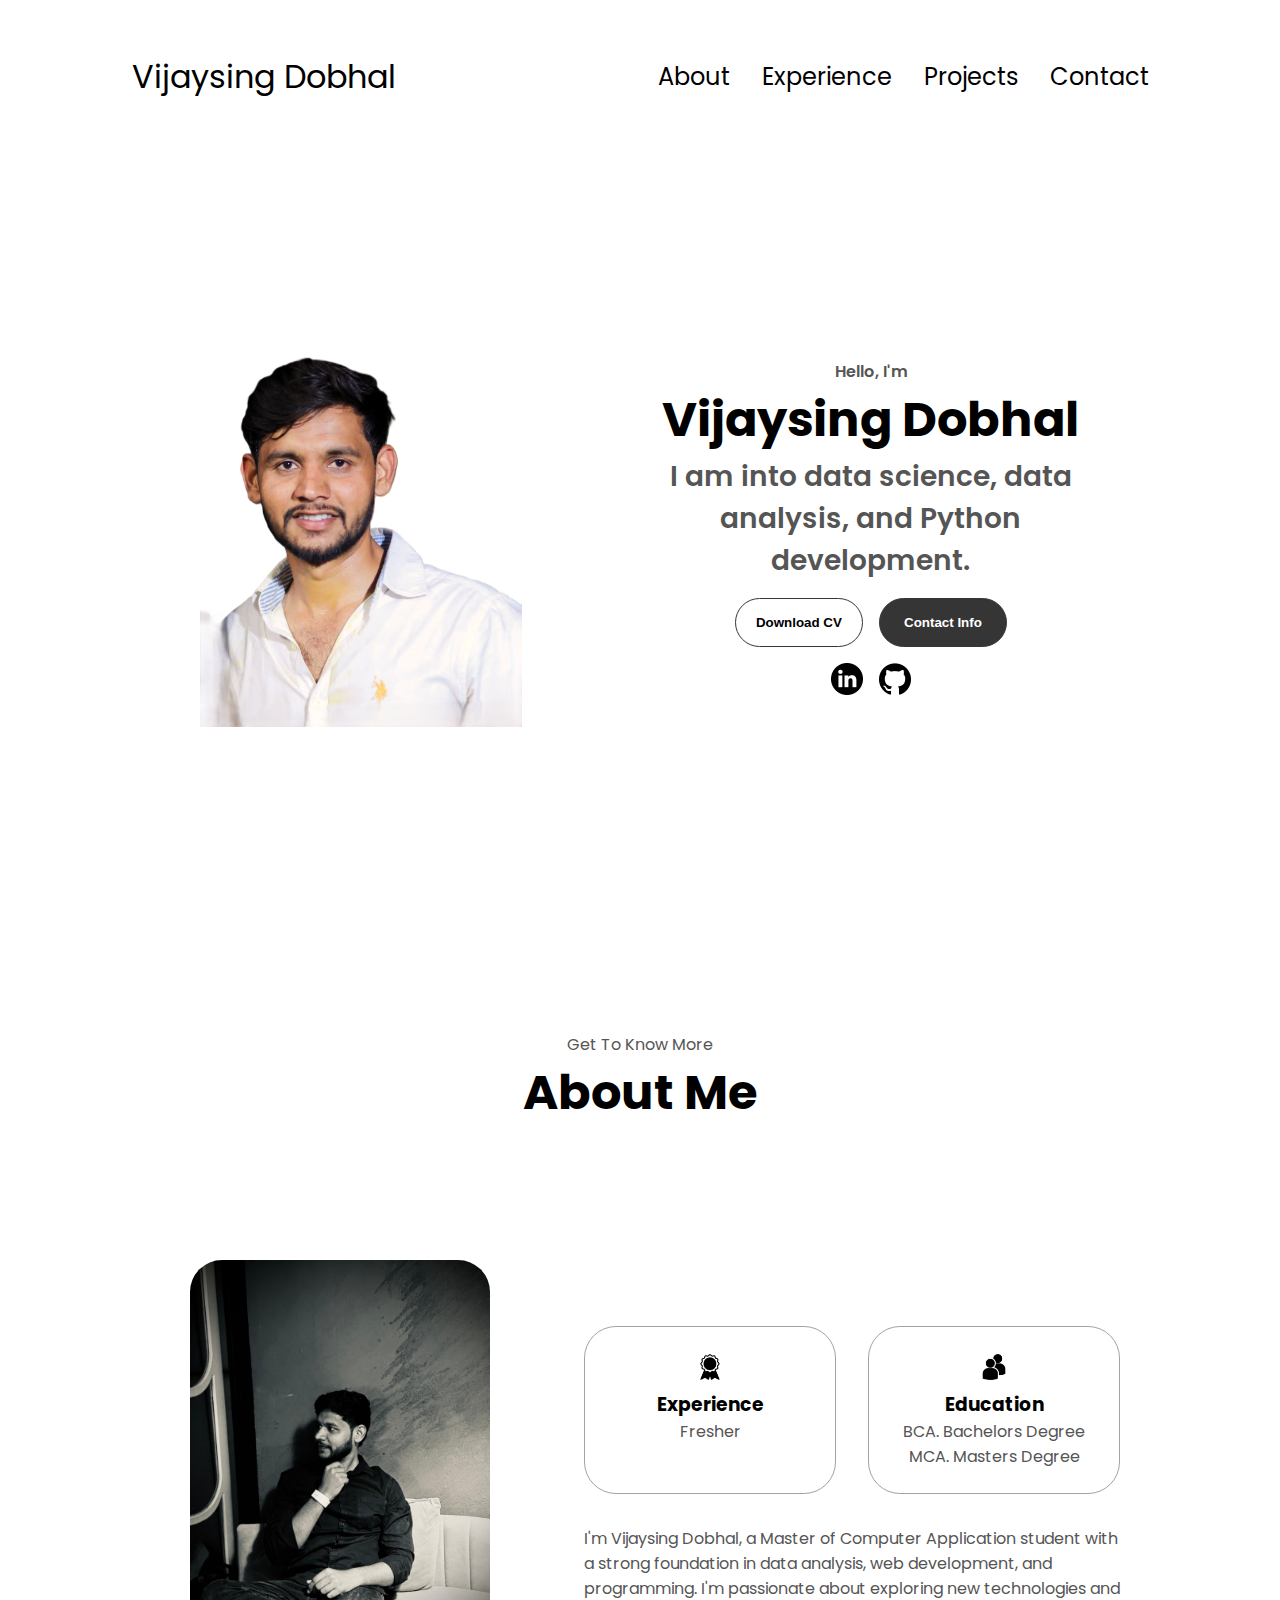
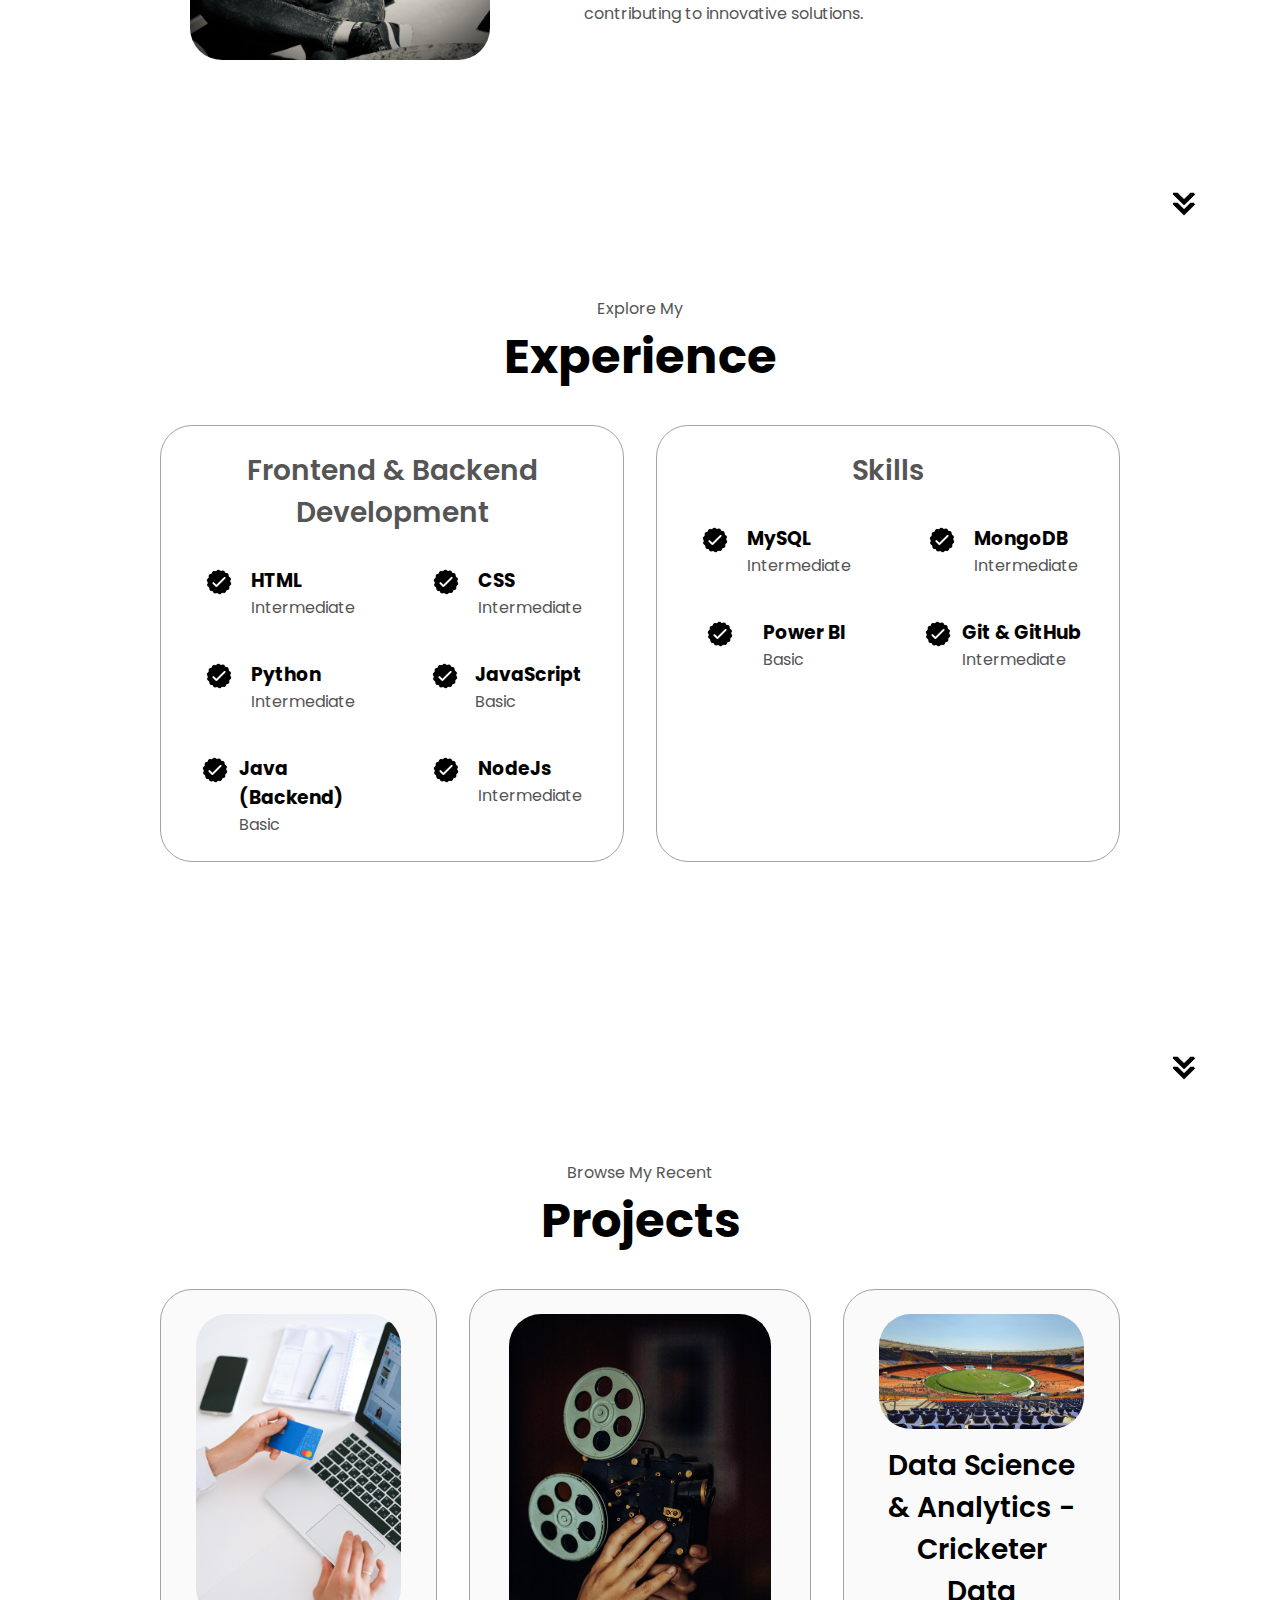
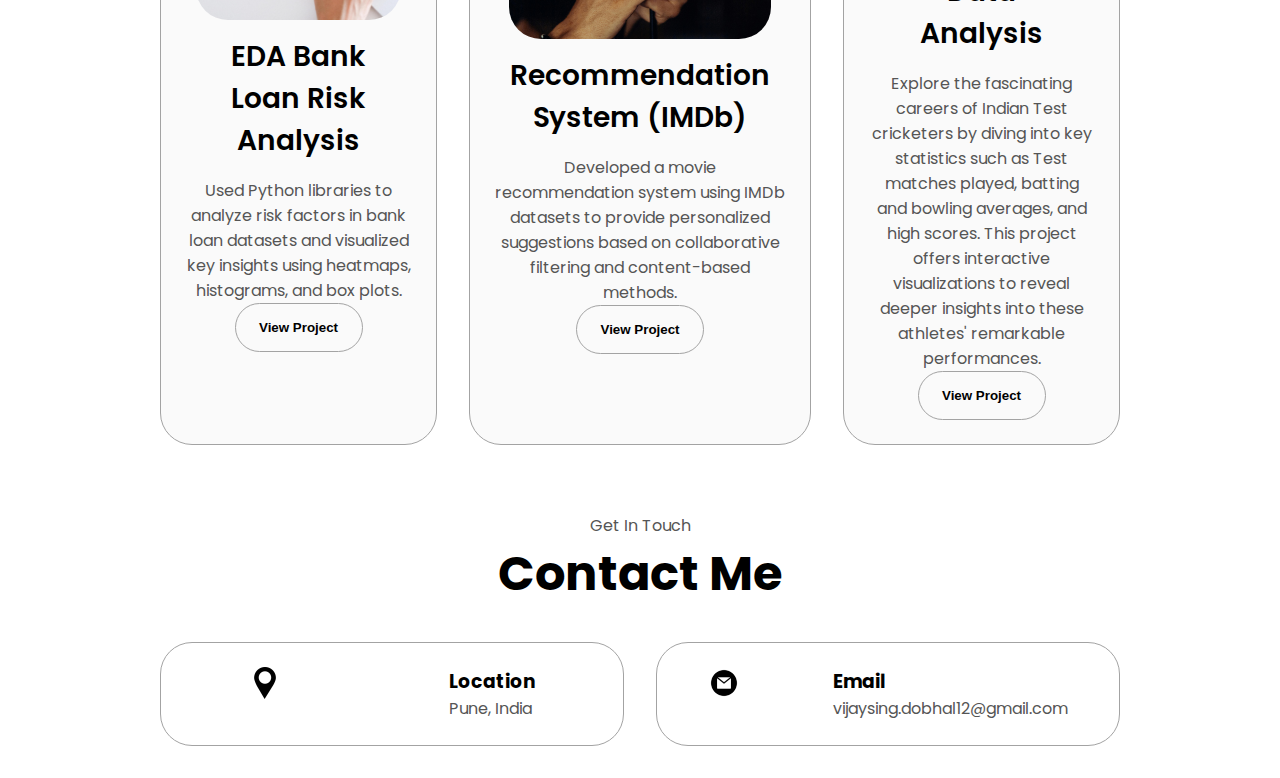
<file: html-css-js-portfolio-tutorial-2-main/index.html>
<!DOCTYPE html>
<html lang="en">
  <head>
    <meta charset="UTF-8" />
    <meta http-equiv="X-UA-Compatible" content="IE=edge" />
    <meta name="viewport" content="width=device-width, initial-scale=1.0" />
    <title>Vijaysing Dobhal - Portfolio</title>
    <link rel="stylesheet" href="style.css" />
    <link rel="stylesheet" href="mediaqueries.css" />
  </head>
  <body>
    <nav id="desktop-nav">
      <div class="logo">Vijaysing Dobhal</div>
      <div>
        <ul class="nav-links">
          <li><a href="aboutme.html">About</a></li>
          <li><a href="experince.html">Experience</a></li>
          <li><a href="#projects">Projects</a></li>
          <li><a href="#contact">Contact</a></li>
        </ul>
      </div>
    </nav>
    <nav id="hamburger-nav">
      <div class="logo">Vijaysing Dobhal</div>
      <div class="hamburger-menu">
        <div class="hamburger-icon" onclick="toggleMenu()">
          <span></span>
          <span></span>
          <span></span>
        </div>
        <div class="menu-links">
          <li><a href="#about" onclick="toggleMenu()">About</a></li>
          <li><a href="#experience" onclick="toggleMenu()">Experience</a></li>
          <li><a href="#projects" onclick="toggleMenu()">Projects</a></li>
          <li><a href="#contact" onclick="toggleMenu()">Contact</a></li>
        </div>
      </div>
    </nav>
    <section id="profile">
      <div class="section__pic-container">
        <img src="./assets/vijay.png" alt="Vijaysing Dobhal profile picture" />
      </div>
      <div class="section__text">
        <p class="section__text__p1">Hello, I'm</p>
        <h1 class="title">Vijaysing Dobhal</h1>
        <p class="section__text__p2">
          I am into data science, data analysis, and Python development.
        </p>
        <div class="btn-container">
          <button
            class="btn btn-color-2"
            onclick="window.open('./assets/Vijay_Dobhal_Trainee.pdf')"
          >
            Download CV
          </button>
          <button class="btn btn-color-1" onclick="location.href='.assets/location.png'">
            Contact Info
          </button>
        </div>
        <div id="socials-container">
          <img
            src="./assets/linkedin.png"
            alt="My LinkedIn profile"
            class="icon"
            onclick="location.href='https://www.linkedin.com/in/vijaysing-dobhal-b7305b196/'"
          />
          <img
            src="./assets/github.png"
            alt="My Github profile"
            class="icon"
            onclick="location.href='https://github.com/vijaysingdobhal/README.md'"
          />
        </div>
      </div>
    </section>
    <section id="about">
      <p class="section__text__p1">Get To Know More</p>
      <h1 class="title">About Me</h1>
      <div class="section-container">
        <div class="section__pic-container">
          <img
            src="./assets/plink.jpg"
            alt="Profile picture"
            class="about-pic"
          />
        </div>
        <div class="about-details-container">
          <div class="about-containers">
            <div class="details-container">
              <img
                src="./assets/experience.png"
                alt="Experience icon"
                class="icon"
              />
              <h3>Experience</h3>
              <p>Fresher<br /></p>
            </div>
            <div class="details-container">
              <img
                src="./assets/education.png"
                alt="Education icon"
                class="icon"
              />
              <h3>Education</h3>
              <p>BCA. Bachelors Degree<br />MCA. Masters Degree</p>
            </div>
          </div>
          <div class="text-container">
            <p>
              I'm Vijaysing Dobhal, a Master of Computer Application student with a strong foundation in data analysis, web development, and programming. I'm passionate about exploring new technologies and contributing to innovative solutions.
            </p>
          </div>
        </div>
      </div>
      <img
        src="./assets/arrow.png"
        alt="Arrow icon"
        class="icon arrow"
        onclick="location.href='./#experience'"
      />
    </section>
    <section id="experience">
      <p class="section__text__p1">Explore My</p>
      <h1 class="title">Experience</h1>
      <div class="experience-details-container">
        <div class="about-containers">
          <div class="details-container">
            <h2 class="experience-sub-title">Frontend & Backend Development</h2>
            <div class="article-container">
              <article>
                <img
                  src="./assets/checkmark.png"
                  alt="Experience icon"
                  class="icon"
                />
                <div>
                  <h3>HTML</h3>
                  <p>Intermediate</p>
                </div>
              </article>
              <article>
                <img
                  src="./assets/checkmark.png"
                  alt="Experience icon"
                  class="icon"
                />
                <div>
                  <h3>CSS</h3>
                  <p>Intermediate</p>
                </div>
              </article>
              <article>
                <img
                  src="./assets/checkmark.png"
                  alt="Experience icon"
                  class="icon"
                />
                <div>
                  <h3>Python</h3>
                  <p>Intermediate</p>
                </div>
              </article>
              <article>
                <img
                  src="./assets/checkmark.png"
                  alt="Experience icon"
                  class="icon"
                />
                <div>
                  <h3>JavaScript</h3>
                  <p>Basic</p>
                </div>
              </article>
              <article>
                <img
                  src="./assets/checkmark.png"
                  alt="Experience icon"
                  class="icon"
                />
                <div>
                  <h3>Java (Backend)</h3>
                  <p>Basic</p>
                </div>
              </article>
              <article>
                <img
                  src="./assets/checkmark.png"
                  alt="Experience icon"
                  class="icon"
                />
                <div>
                  <h3>NodeJs</h3>
                  <p>Intermediate</p>
                </div>
              </article>
            </div>
          </div>
          <div class="details-container">
            <h2 class="experience-sub-title">Skills</h2>
            <div class="article-container">
              <article>
                <img
                  src="./assets/checkmark.png"
                  alt="Experience icon"
                  class="icon"
                />
                <div>
                  <h3>MySQL</h3>
                  <p>Intermediate</p>
                </div>
              </article>
              <article>
                <img
                  src="./assets/checkmark.png"
                  alt="Experience icon"
                  class="icon"
                />
                <div>
                  <h3>MongoDB</h3>
                  <p>Intermediate</p>
                </div>
              </article>
              <article>
                <img
                  src="./assets/checkmark.png"
                  alt="Experience icon"
                  class="icon"
                />
                <div>
                  <h3>Power BI</h3>
                  <p>Basic</p>
                </div>
              </article>
              <article>
                <img
                  src="./assets/checkmark.png"
                  alt="Experience icon"
                  class="icon"
                />
                <div>
                  <h3>Git & GitHub</h3>
                  <p>Intermediate</p>
                </div>
              </article>
            </div>
          </div>
        </div>
      </div>
      <img
        src="./assets/arrow.png"
        alt="Arrow icon"
        class="icon arrow"
        onclick="location.href='./#projects'"
      />
    </section>
    <section id="projects">
      <p class="section__text__p1">Browse My Recent</p>
      <h1 class="title">Projects</h1>
      <div class="experience-details-container">
        <div class="about-containers">
          <div class="details-container color-container">
            <div class="article-container">
              <img
                src="./assets/bank.jpg"
                alt="Project 1"
                class="project-img"
              />
            </div>
            <h2 class="experience-sub-title project-title">EDA Bank Loan Risk Analysis</h2>
            <p>Used Python libraries to analyze risk factors in bank loan datasets and visualized key insights using heatmaps, histograms, and box plots.</p>
            <div class="btn-container">
              <button
                class="btn btn-color-2 project-btn"
                onclick="location.href='https://github.com/vijaysingdobhal/python-project/blob/main/EDX.py'"
              >
                View Project
              </button>
            </div>
          </div>
          <div class="details-container color-container">
            <div class="article-container">
              <img
                src="./assets/imdb.jpg"
                alt="Project 2"
                class="project-img"
              />
            </div>
            <h2 class="experience-sub-title project-title">Recommendation System (IMDb)</h2>
            <p>Developed a movie recommendation system using IMDb datasets to provide personalized suggestions based on collaborative filtering and content-based methods.</p>
            <div class="btn-container">
              <button
                class="btn btn-color-2 project-btn"
                onclick="location.href='https://github.com/vijaydobhal/imdb-recommendation-system'"
              >
                View Project
              </button>
            </div>
          </div>
          <div class="details-container color-container">
            <div class="article-container">
              <img
                src="./assets/cricket.jpg"
                alt="Project 3"
                class="project-img"
              />
            </div>
            <h2 class="experience-sub-title project-title">Data Science & Analytics - Cricketer Data Analysis</h2>
            <p>Explore the fascinating careers of Indian Test cricketers by diving into key statistics such as Test matches played, batting and bowling averages, and high scores. This project offers interactive visualizations to reveal deeper insights into these athletes' remarkable performances.</p>
            <div class="btn-container">
              <button
                class="btn btn-color-2 project-btn"
                onclick="location.href='https://github.com/vijaysingdobhal/Data-science-Analytics-'"
              >
                View Project
              </button>
            </div>
          </div>
        </div>
      </div>
    </section>
    <section id="contact">
      <p class="section__text__p1">Get In Touch</p>
      <h1 class="title">Contact Me</h1>
      <div class="contact-details-container">
        <div class="about-containers">
          <div class="details-container">
            <div class="article-container">
              <img
                src="./assets/location.png"
                alt="Location icon"
                class="icon"
              />
              <div>
                <h3>Location</h3>
                <p>Pune, India</p>
              </div>
            </div>
          </div>
          <div class="details-container">
            <div class="article-container">
              <img
                src="./assets/email.png"
                alt="Email icon"
                class="icon"
              />
              <div>
                <h3>Email</h3>
                <p>vijaysing.dobhal12@gmail.com</p>
              </div>
            </div>
          </div>
        </div>
      </div>
    </section>
    <script src="script.js"></script>
  </body>
</html>
</file>
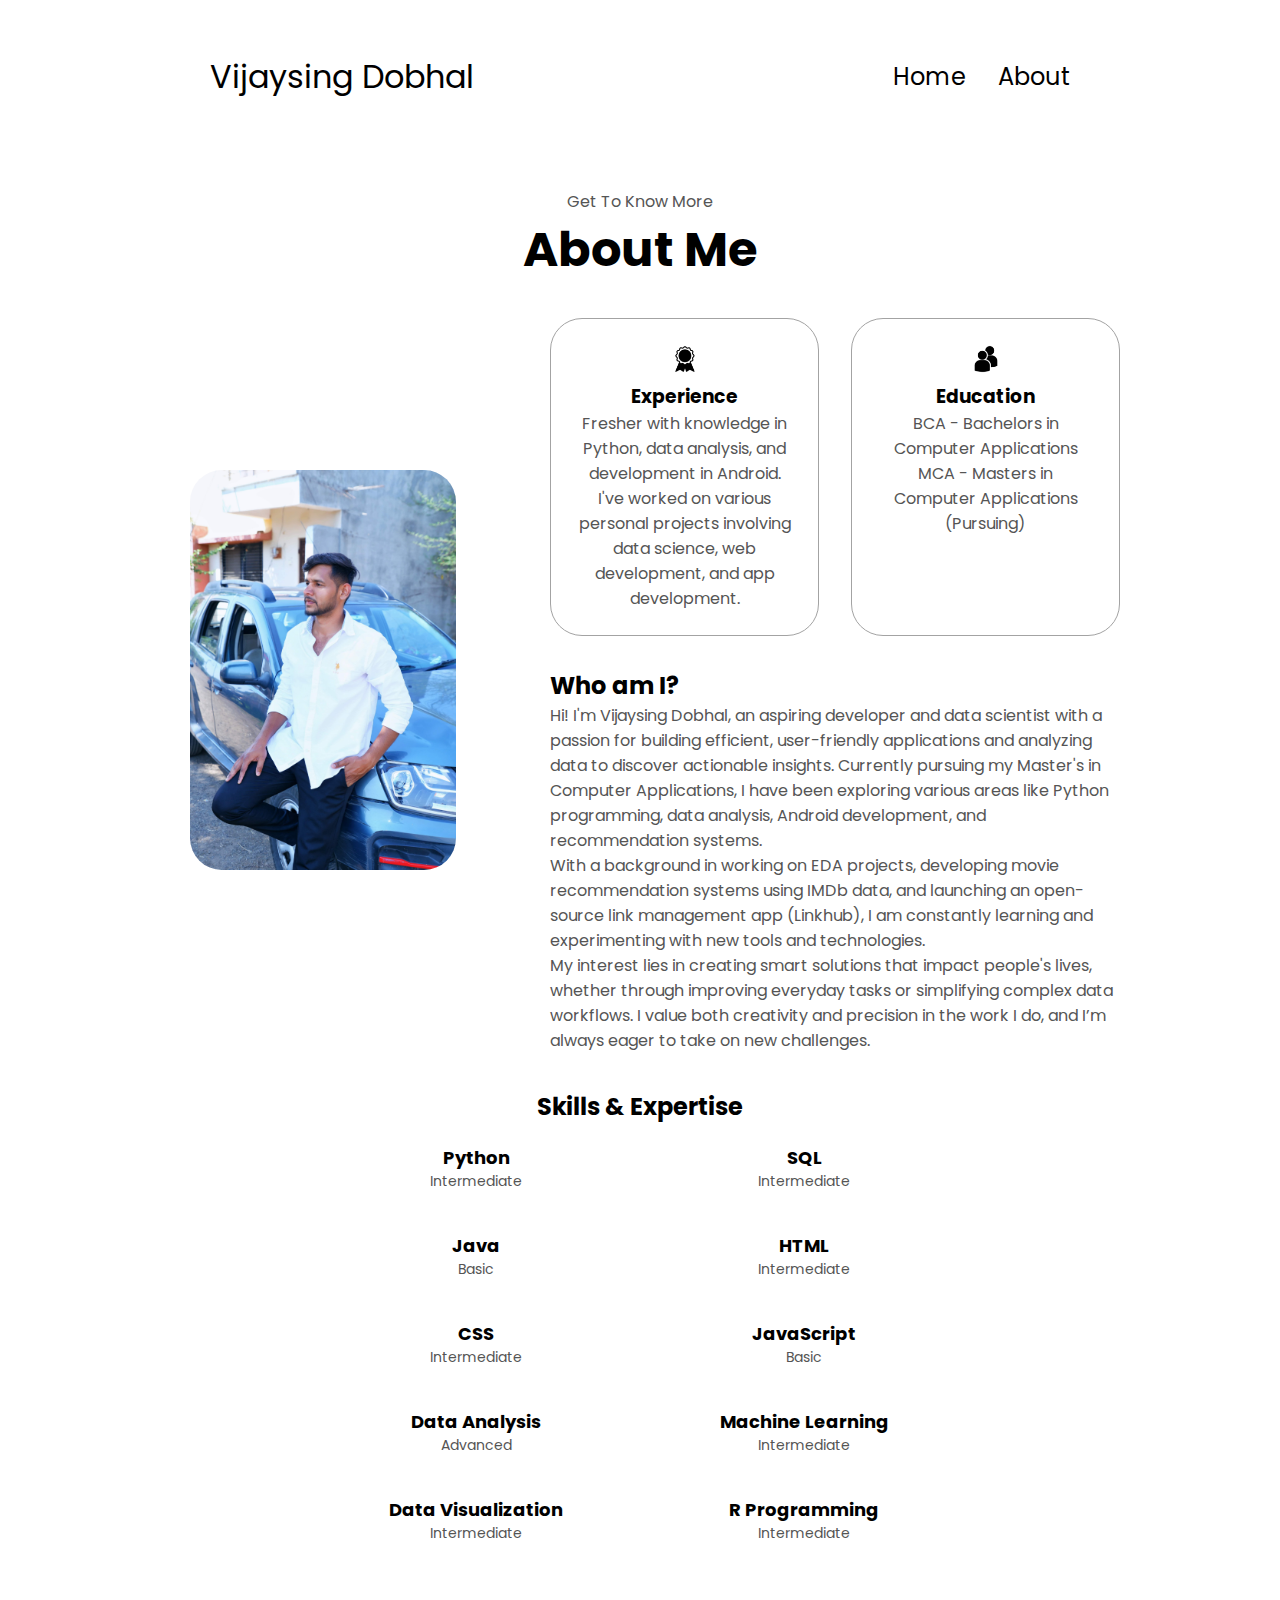
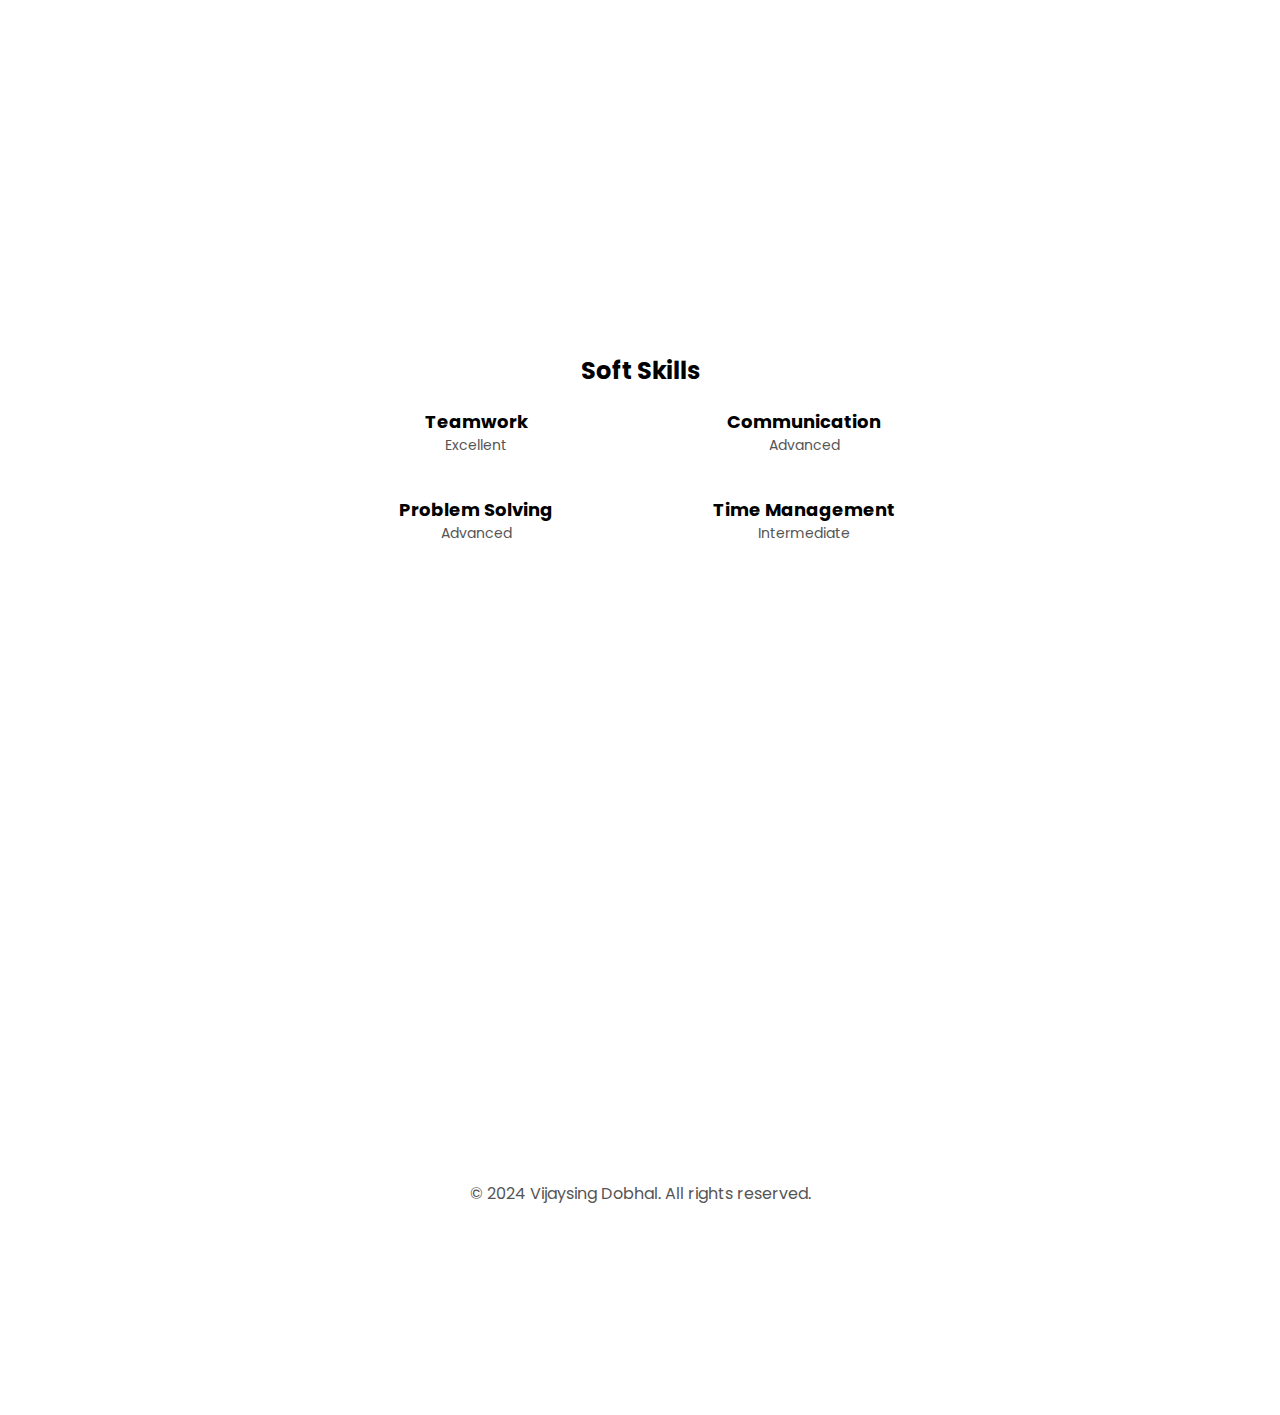
<file: html-css-js-portfolio-tutorial-2-main/aboutme.html>
<!DOCTYPE html>
<html lang="en">
  <head>
    <meta charset="UTF-8" />
    <meta name="viewport" content="width=device-width, initial-scale=1.0" />
    <meta http-equiv="X-UA-Compatible" content="IE=edge" />
    <title>About Vijaysing Dobhal</title>
    <link rel="stylesheet" href="style.css" />
    <link rel="stylesheet" href="mediaqueries.css" />
  </head>
  <body>
    <nav id="desktop-nav">
      <div class="logo">Vijaysing Dobhal</div>
      <div>
        <ul class="nav-links">
          <li><a href="index.html">Home</a></li>
          <li><a href="#about">About</a></li>
          <!-- <li><a href="projects.html">Projects</a></li>
          <li><a href="contact.html">Contact</a></li> -->
        </ul>
      </div>
    </nav>
    <nav id="hamburger-nav">
      <div class="logo">Vijaysing Dobhal</div>
      <div class="hamburger-menu">
        <div class="hamburger-icon" onclick="toggleMenu()">
          <span></span>
          <span></span>
          <span></span>
        </div>
        <div class="menu-links">
          <li><a href="index.html" onclick="toggleMenu()">Home</a></li>
          <li><a href="#about" onclick="toggleMenu()">About</a></li>
          <li><a href="projects.html" onclick="toggleMenu()">Projects</a></li>
          <li><a href="contact.html" onclick="toggleMenu()">Contact</a></li>
        </div>
      </div>
    </nav>
    
    <section id="about">
      <div>
      <p class="section__text__p1">Get To Know More</p>
      <h1 class="title">About Me</h1>
      <div class="section-container">
        <div class="section__pic-container">
          <img
            src="./assets/duster.jpg"
            alt="Vijaysing Dobhal profile picture"
            class="about-pic"
          />
        </div>
        <div class="about-details-container">
          <div class="about-containers">
            <div class="details-container">
              <img
                src="./assets/experience.png"
                alt="Experience icon"
                class="icon"
              />
              <h3>Experience</h3>
              <p>
                Fresher with knowledge in Python, data analysis, and development in Android. I've worked on various personal projects involving data science, web development, and app development.
              </p>
            </div>
            <div class="details-container">
              <img
                src="./assets/education.png"
                alt="Education icon"
                class="icon"
              />
              <h3>Education</h3>
              <p>BCA - Bachelors in Computer Applications<br />
                MCA - Masters in Computer Applications (Pursuing)</p>
            </div>
          </div>
          <div class="text-container">
            <h2>Who am I?</h2>
            <p>
              Hi! I'm Vijaysing Dobhal, an aspiring developer and data scientist with a passion for building efficient, user-friendly applications and analyzing data to discover actionable insights. 
              Currently pursuing my Master's in Computer Applications, I have been exploring various areas like Python programming, data analysis, Android development, and recommendation systems.
            </p>
            <p>
              With a background in working on EDA projects, developing movie recommendation systems using IMDb data, and launching an open-source link management app (Linkhub), I am constantly learning and experimenting with new tools and technologies.
            </p>
            <p>
              My interest lies in creating smart solutions that impact people's lives, whether through improving everyday tasks or simplifying complex data workflows. I value both creativity and precision in the work I do, and I’m always eager to take on new challenges.
            </p>
          </div>
        </div>
      </div>
    </div>
    </section>

    <section id="skills">
      <div>
      <h2 class="section__text__p1">Skills & Expertise</h2>
      <div class="skills-container">
          <div class="skill">
              <i class="fab fa-python" aria-hidden="true"></i>
              <h3>Python</h3>
              <p>Intermediate</p>
          </div>
          <div class="skill">
              <i class="fas fa-database" aria-hidden="true"></i>
              <h3>SQL</h3>
              <p>Intermediate</p>
          </div>
          <div class="skill">
              <i class="fab fa-java" aria-hidden="true"></i>
              <h3>Java</h3>
              <p>Basic</p>
          </div>
          <div class="skill">
              <i class="fab fa-html5" aria-hidden="true"></i>
              <h3>HTML</h3>
              <p>Intermediate</p>
          </div>
          <div class="skill">
              <i class="fab fa-css3" aria-hidden="true"></i>
              <h3>CSS</h3>
              <p>Intermediate</p>
          </div>
          <div class="skill">
              <i class="fab fa-js" aria-hidden="true"></i>
              <h3>JavaScript</h3>
              <p>Basic</p>
          </div>
          <!-- New Data Science Skills -->
          <div class="skill">
              <i class="fas fa-chart-line" aria-hidden="true"></i>
              <h3>Data Analysis</h3>
              <p>Advanced</p>
          </div>
          <div class="skill">
              <i class="fas fa-brain" aria-hidden="true"></i>
              <h3>Machine Learning</h3>
              <p>Intermediate</p>
          </div>
          <div class="skill">
              <i class="fas fa-project-diagram" aria-hidden="true"></i>
              <h3>Data Visualization</h3>
              <p>Intermediate</p>
          </div>
          <div class="skill">
              <i class="fab fa-r-project" aria-hidden="true"></i>
              <h3>R Programming</h3>
              <p>Intermediate</p>
          </div>
      </div>
    </div>
  </section>
  
  <!-- Soft Skills Section -->
  <section id="soft-skills">
      <h2 class="section__text__p1">Soft Skills</h2>
      <div class="skills-container">
          <div class="skill">
              <i class="fas fa-users" aria-hidden="true"></i>
              <h3>Teamwork</h3>
              <p>Excellent</p>
          </div>
          <div class="skill">
              <i class="fas fa-comments" aria-hidden="true"></i>
              <h3>Communication</h3>
              <p>Advanced</p>
          </div>
          <div class="skill">
              <i class="fas fa-lightbulb" aria-hidden="true"></i>
              <h3>Problem Solving</h3>
              <p>Advanced</p>
          </div>
          <div class="skill">
              <i class="fas fa-tasks" aria-hidden="true"></i>
              <h3>Time Management</h3>
              <p>Intermediate</p>
          </div>
      </div>
  </section>  

    <footer>
      <div class="footer-text">
        <p>&copy; 2024 Vijaysing Dobhal. All rights reserved.</p>
      </div>
    </footer>

    <script src="script.js"></script>
  </body>
</html>
</file>
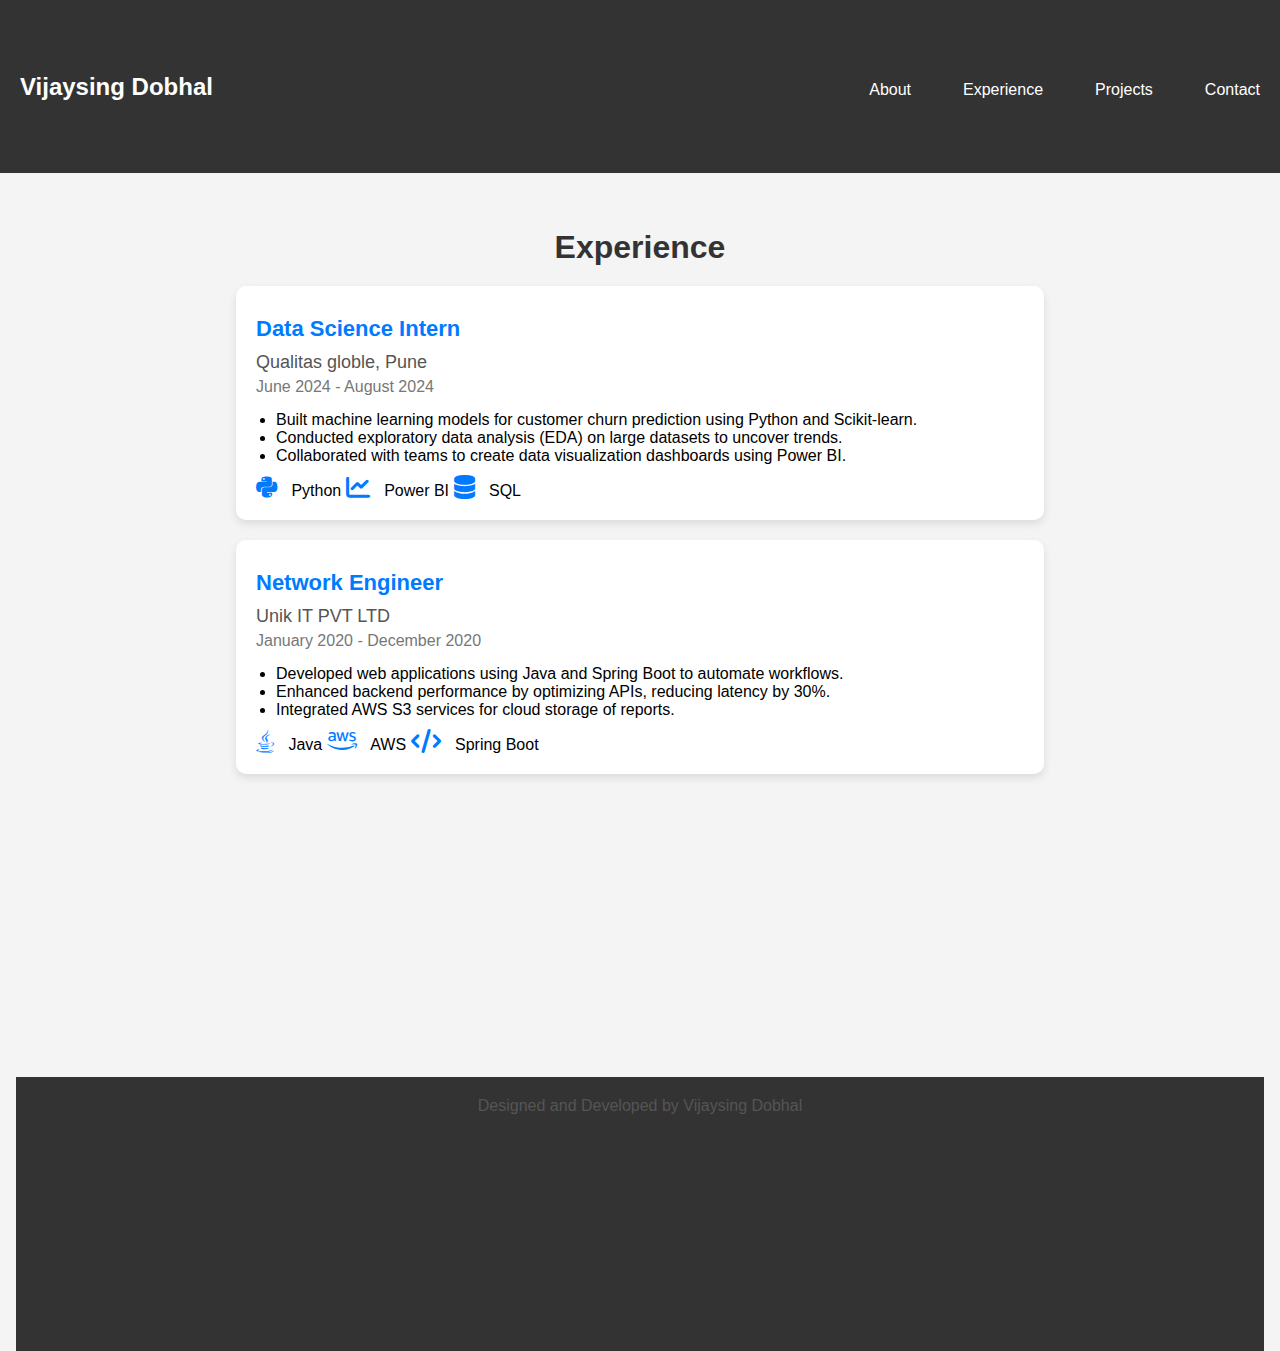
<file: html-css-js-portfolio-tutorial-2-main/experince.html>
<!DOCTYPE html>
<html lang="en">
<head>
  <meta charset="UTF-8">
  <meta name="viewport" content="width=device-width, initial-scale=1.0">
  <title>Experience - Vijaysing Dobhal</title>
  <link rel="stylesheet" href="style.css">
  <!-- Font Awesome for Icons -->
  <link rel="stylesheet" href="https://cdnjs.cloudflare.com/ajax/libs/font-awesome/6.0.0-beta3/css/all.min.css">
  <style>
    body {
      font-family: Arial, sans-serif;
      background-color: #f4f4f4;
      margin: 0;
      padding: 0;
    }

    nav {
      background-color: #333;
      color: #fff;
      padding: 10px 20px;
      display: flex;
      justify-content: space-between;
      align-items: center;
    }

    nav .logo {
      font-size: 24px;
      font-weight: bold;
    }

    nav ul {
      list-style: none;
      margin: 0;
      padding: 0;
      display: flex;
    }

    nav ul li {
      margin-left: 20px;
    }

    nav ul li a {
      color: #fff;
      text-decoration: none;
      font-size: 16px;
    }

    h1 {
      text-align: center;
      margin: 20px 0;
      color: #333;
    }

    .experience-container {
      display: flex;
      flex-direction: column;
      justify-content: center;
      align-items: center;
      margin: 20px auto;
      max-width: 1200px;
    }

    .experience-item {
      background-color: #fff;
      border-radius: 10px;
      box-shadow: 0 4px 8px rgba(0, 0, 0, 0.1);
      width: 80%;
      padding: 20px;
      margin-bottom: 20px;
      transition: transform 0.3s ease;
    }

    .experience-item:hover {
      transform: translateY(-5px);
    }

    .experience-sub-title {
      font-size: 22px;
      color: #007bff;
      margin: 10px 0;
    }

    .company-name {
      font-size: 18px;
      color: #555;
      margin-bottom: 5px;
    }

    .experience-duration {
      font-size: 16px;
      color: #777;
      margin-bottom: 15px;
    }

    .experience-details {
      list-style: disc;
      margin-left: 20px;
    }

    .skills-used {
      margin-top: 10px;
    }

    .skills-used i {
      font-size: 24px;
      margin-right: 10px;
      color: #007bff;
    }

    footer {
      background-color: #333;
      color: #fff;
      text-align: center;
      padding: 20px 0;
      margin-top: 40px;
    }
  </style>
</head>
<body>

  <nav>
    <div class="logo">Vijaysing Dobhal</div>
    <ul class="nav-links">
      <li><a href="aboutme.html">About</a></li>
      <li><a href="#experience">Experience</a></li>
      <li><a href="#projects">Projects</a></li>
      <li><a href="#contact">Contact</a></li>
    </ul>
  </nav>

  <!-- Experience Section -->
  <section id="experience">
    <h1>Experience</h1>

    <!-- Work Experience Container -->
    <div class="experience-container">

      <!-- Experience Item -->
      <div class="experience-item">
        <h2 class="experience-sub-title">Data Science Intern</h2>
        <p class="company-name">Qualitas globle, Pune</p>
        <p class="experience-duration">June 2024 - August 2024</p>
        <ul class="experience-details">
          <li>Built machine learning models for customer churn prediction using Python and Scikit-learn.</li>
          <li>Conducted exploratory data analysis (EDA) on large datasets to uncover trends.</li>
          <li>Collaborated with teams to create data visualization dashboards using Power BI.</li>
        </ul>
        <div class="skills-used">
          <i class="fab fa-python"></i> Python
          <i class="fas fa-chart-line"></i> Power BI
          <i class="fas fa-database"></i> SQL
        </div>
      </div>

      <!-- Experience Item -->
      <div class="experience-item">
        <h2 class="experience-sub-title">Network Engineer</h2>
        <p class="company-name">Unik IT PVT LTD</p>
        <p class="experience-duration">January 2020 - December 2020</p>
        <ul class="experience-details">
          <li>Developed web applications using Java and Spring Boot to automate workflows.</li>
          <li>Enhanced backend performance by optimizing APIs, reducing latency by 30%.</li>
          <li>Integrated AWS S3 services for cloud storage of reports.</li>
        </ul>
        <div class="skills-used">
          <i class="fab fa-java"></i> Java
          <i class="fab fa-aws"></i> AWS
          <i class="fas fa-code"></i> Spring Boot
        </div>
      </div>

    </div>
  </section>

  <!-- Footer -->
  <footer>
    <p>Designed and Developed by Vijaysing Dobhal</p>
  </footer>

</body>
</html>
</file>
<file: html-css-js-portfolio-tutorial-2-main/style.css>
/* GENERAL */

@import url("https://fonts.googleapis.com/css2?family=Poppins:wght@300;400;500;600&display=swap");

* {
  margin: 0;
  padding: 0;
}

body {
  font-family: "Poppins", sans-serif;
}

html {
  scroll-behavior: smooth;
}

p {
  color: rgb(85, 85, 85);
}

/* TRANSITION */

a,
.btn {
  transition: all 300ms ease;
}

/* DESKTOP NAV */

nav,
.nav-links {
  display: flex;
}

nav {
  justify-content: space-around;
  align-items: center;
  height: 17vh;
}

.nav-links {
  gap: 2rem;
  list-style: none;
  font-size: 1.5rem;
}

a {
  color: black;
  text-decoration: none;
  text-decoration-color: white;
}

a:hover {
  color: grey;
  text-decoration: underline;
  text-underline-offset: 1rem;
  text-decoration-color: rgb(181, 181, 181);
}

.logo {
  font-size: 2rem;
}

.logo:hover {
  cursor: default;
}

/* HAMBURGER MENU */

#hamburger-nav {
  display: none;
}

.hamburger-menu {
  position: relative;
  display: inline-block;
}

.hamburger-icon {
  display: flex;
  flex-direction: column;
  justify-content: space-between;
  height: 24px;
  width: 30px;
  cursor: pointer;
}

.hamburger-icon span {
  width: 100%;
  height: 2px;
  background-color: black;
  transition: all 0.3 ease-in-out;
}

.menu-links {
  position: absolute;
  top: 100%;
  right: 0;
  background-color: white;
  width: fit-content;
  max-height: 0;
  overflow: hidden;
  transition: all 0.3 ease-in-out;
}

.menu-links a {
  display: block;
  padding: 10px;
  text-align: center;
  font-size: 1.5rem;
  color: black;
  text-decoration: none;
  transition: all 0.3 ease-in-out;
}

.menu-links li {
  list-style: none;
}

.menu-links.open {
  max-height: 300px;
}

.hamburger-icon.open span:first-child {
  transform: rotate(45deg) translate(10px, 5px);
}

.hamburger-icon.open span:nth-child(2) {
  opacity: 0;
}

.hamburger-icon.open span:last-child {
  transform: rotate(-45deg) translate(10px, -5px);
}

.hamburger-icon span:first-child {
  transform: none;
}

.hamburger-icon span:first-child {
  opacity: 1;
}

.hamburger-icon span:first-child {
  transform: none;
}

/* SECTIONS */

section {
  padding-top: 4vh;
  height: 96vh;
  margin: 0 10rem;
  box-sizing: border-box;
  min-height: fit-content;
}

.section-container {
  display: flex;
}

/* PROFILE SECTION */

#profile {
  display: flex;
  justify-content: center;
  gap: 5rem;
  height: 80vh;
  padding: 10;
  padding: 10px;
}

.section__pic-container {
  display: flex;
  height: 400px;
  width: 400px;
  margin: auto 0;
  padding: 30px;
}

.section__text {
  align-self: center;
  text-align: center;
}

.section__text p {
  font-weight: 600;
}

.section__text__p1 {
  text-align: center;
}

.section__text__p2 {
  font-size: 1.75rem;
  margin-bottom: 1rem;
}

.title {
  font-size: 3rem;
  text-align: center;
}

#socials-container {
  display: flex;
  justify-content: center;
  margin-top: 1rem;
  gap: 1rem;
}

/* ICONS */

.icon {
  cursor: pointer;
  height: 2rem;
}

/* BUTTONS */

.btn-container {
  display: flex;
  justify-content: center;
  gap: 1rem;
}

.btn {
  font-weight: 600;
  transition: all 300ms ease;
  padding: 1rem;
  width: 8rem;
  border-radius: 2rem;
}

.btn-color-1,
.btn-color-2 {
  border: rgb(53, 53, 53) 0.1rem solid;
}

.btn-color-1:hover,
.btn-color-2:hover {
  cursor: pointer;
}

.btn-color-1,
.btn-color-2:hover {
  background: rgb(53, 53, 53);
  color: white;
}

.btn-color-1:hover {
  background: rgb(0, 0, 0);
}

.btn-color-2 {
  background: none;
}

.btn-color-2:hover {
  border: rgb(255, 255, 255) 0.1rem solid;
}

.btn-container {
  gap: 1rem;
}

/* ABOUT SECTION */

#about {
  position: relative;
}

.about-containers {
  gap: 2rem;
  margin-bottom: 2rem;
  margin-top: 2rem;
}

.about-details-container {
  justify-content: center;
  flex-direction: column;
}

.about-containers,
.about-details-container {
  display: flex;
}

.about-pic {
  border-radius: 2rem;
}

.arrow {
  position: absolute;
  right: -5rem;
  bottom: 2.5rem;
}

.details-container {
  padding: 1.5rem;
  flex: 1;
  background: white;
  border-radius: 2rem;
  border: rgb(53, 53, 53) 0.1rem solid;
  border-color: rgb(163, 163, 163);
  text-align: center;
}

.section-container {
  gap: 4rem;
  height: 80%;
}

.section__pic-container {
  height: 400px;
  width: 400px;
  margin: auto 0;
}

/* EXPERIENCE SECTION */

#experience {
  position: relative;
}

.experience-sub-title {
  color: rgb(85, 85, 85);
  font-weight: 600;
  font-size: 1.75rem;
  margin-bottom: 2rem;
}

.experience-details-container {
  display: flex;
  justify-content: center;
  flex-direction: column;
}

.article-container {
  display: flex;
  text-align: initial;
  flex-wrap: wrap;
  flex-direction: row;
  gap: 2.5rem;
  justify-content: space-around;
}

article {
  display: flex;
  width: 10rem;
  justify-content: space-around;
  gap: 0.5rem;
}

article .icon {
  cursor: default;
}

/* PROJECTS SECTION */

#projects {
  position: relative;
}

.color-container {
  border-color: rgb(163, 163, 163);
  background: rgb(250, 250, 250);
}

.project-img {
  border-radius: 2rem;
  width: 90%;
  height: 90%;
}

.project-title {
  margin: 1rem;
  color: black;
}

.project-btn {
  color: black;
  border-color: rgb(163, 163, 163);
}

/* CONTACT */

#contact {
  display: flex;
  justify-content: center;
  flex-direction: column;
  height: 70vh;
}

.contact-info-upper-container {
  display: flex;
  justify-content: center;
  border-radius: 2rem;
  border: rgb(53, 53, 53) 0.1rem solid;
  border-color: rgb(163, 163, 163);
  background: (250, 250, 250);
  margin: 2rem auto;
  padding: 0.5rem;
}

.contact-info-container {
  display: flex;
  align-items: center;
  justify-content: center;
  gap: 0.5rem;
  margin: 1rem;
}

.contact-info-container p {
  font-size: larger;
}

.contact-icon {
  cursor: default;
}

.email-icon {
  height: 2.5rem;
}

/* FOOTER SECTION */

footer {
  height: 26vh;
  margin: 0 1rem;
}

footer p {
  text-align: center;
}
</file>
<file: html-css-js-portfolio-tutorial-2-main/mediaqueries.css>
@media screen and (max-width: 1400px) {
  #profile {
    height: 83vh;
    margin-bottom: 6rem;
  }
  .about-containers {
    flex-wrap: wrap;
  }
  #contact,
  #projects {
    height: fit-content;
  }
}

@media screen and (max-width: 1200px) {
  #desktop-nav {
    display: none;
  }
  #hamburger-nav {
    display: flex;
  }
  #experience,
  .experience-details-container {
    margin-top: 2rem;
  }
  #profile,
  .section-container {
    display: block;
  }
  .arrow {
    display: none;
  }
  section,
  .section-container {
    height: fit-content;
  }
  section {
    margin: 0 5%;
  }
  .section__pic-container {
    width: 275px;
    height: 275px;
    margin: 0 auto 2rem;
  }
  .about-containers {
    margin-top: 0;
  }
}

@media screen and (max-width: 600px) {
  #contact,
  footer {
    height: 40vh;
  }
  #profile {
    height: 83vh;
    margin-bottom: 0;
  }
  article {
    font-size: 1rem;
  }
  footer nav {
    height: fit-content;
    margin-bottom: 2rem;
  }
  .about-containers,
  .contact-info-upper-container,
  .btn-container {
    flex-wrap: wrap;
  }
  .contact-info-container {
    margin: 0;
  }
  .contact-info-container p,
  .nav-links li a {
    font-size: 1rem;
  }
  .experience-sub-title {
    font-size: 1.25rem;
  }
  .logo {
    font-size: 1.5rem;
  }
  .nav-links {
    flex-direction: column;
    gap: 0.5rem;
    text-align: center;
  }
  .section__pic-container {
    width: auto;
    height: 46vw;
    justify-content: center;
  }
  .section__text__p2 {
    font-size: 1.25rem;
  }
  .title {
    font-size: 2rem;
  }
  .text-container {
    text-align: justify;
  }
}
/* Media queries for skills section */

/* Desktop layout */
@media (min-width: 768px) {
  .skills-container {
    display: flex;
    flex-wrap: wrap;
    justify-content: center;
  }
  .skill {
    width: 30%;
    margin: 20px;
    text-align: center;
  }
  .skill h3 {
    font-size: 18px;
    
  }
  .skill p {
    font-size: 14px;
  }
}

/* Tablet layout */
@media (min-width: 480px) and (max-width: 767px) {
  .skills-container {
    display: flex;
    flex-wrap: wrap;
    justify-content: center;
  }
  .skill {
    width: 40%;
    margin: 15px;
  }
  .skill h3 {
    font-size: 16px;
  }
  .skill p {
    font-size: 12px;
  }
}

/* Mobile layout */
@media (max-width: 479px) {
  .skills-container {
    display: block;
  }
  .skill {
    width: 100%;
    margin: 10px;
  }
  .skill h3 {
    font-size: 14px;
  }
  .skill p {
    font-size: 10px;
  }
}
</file>
